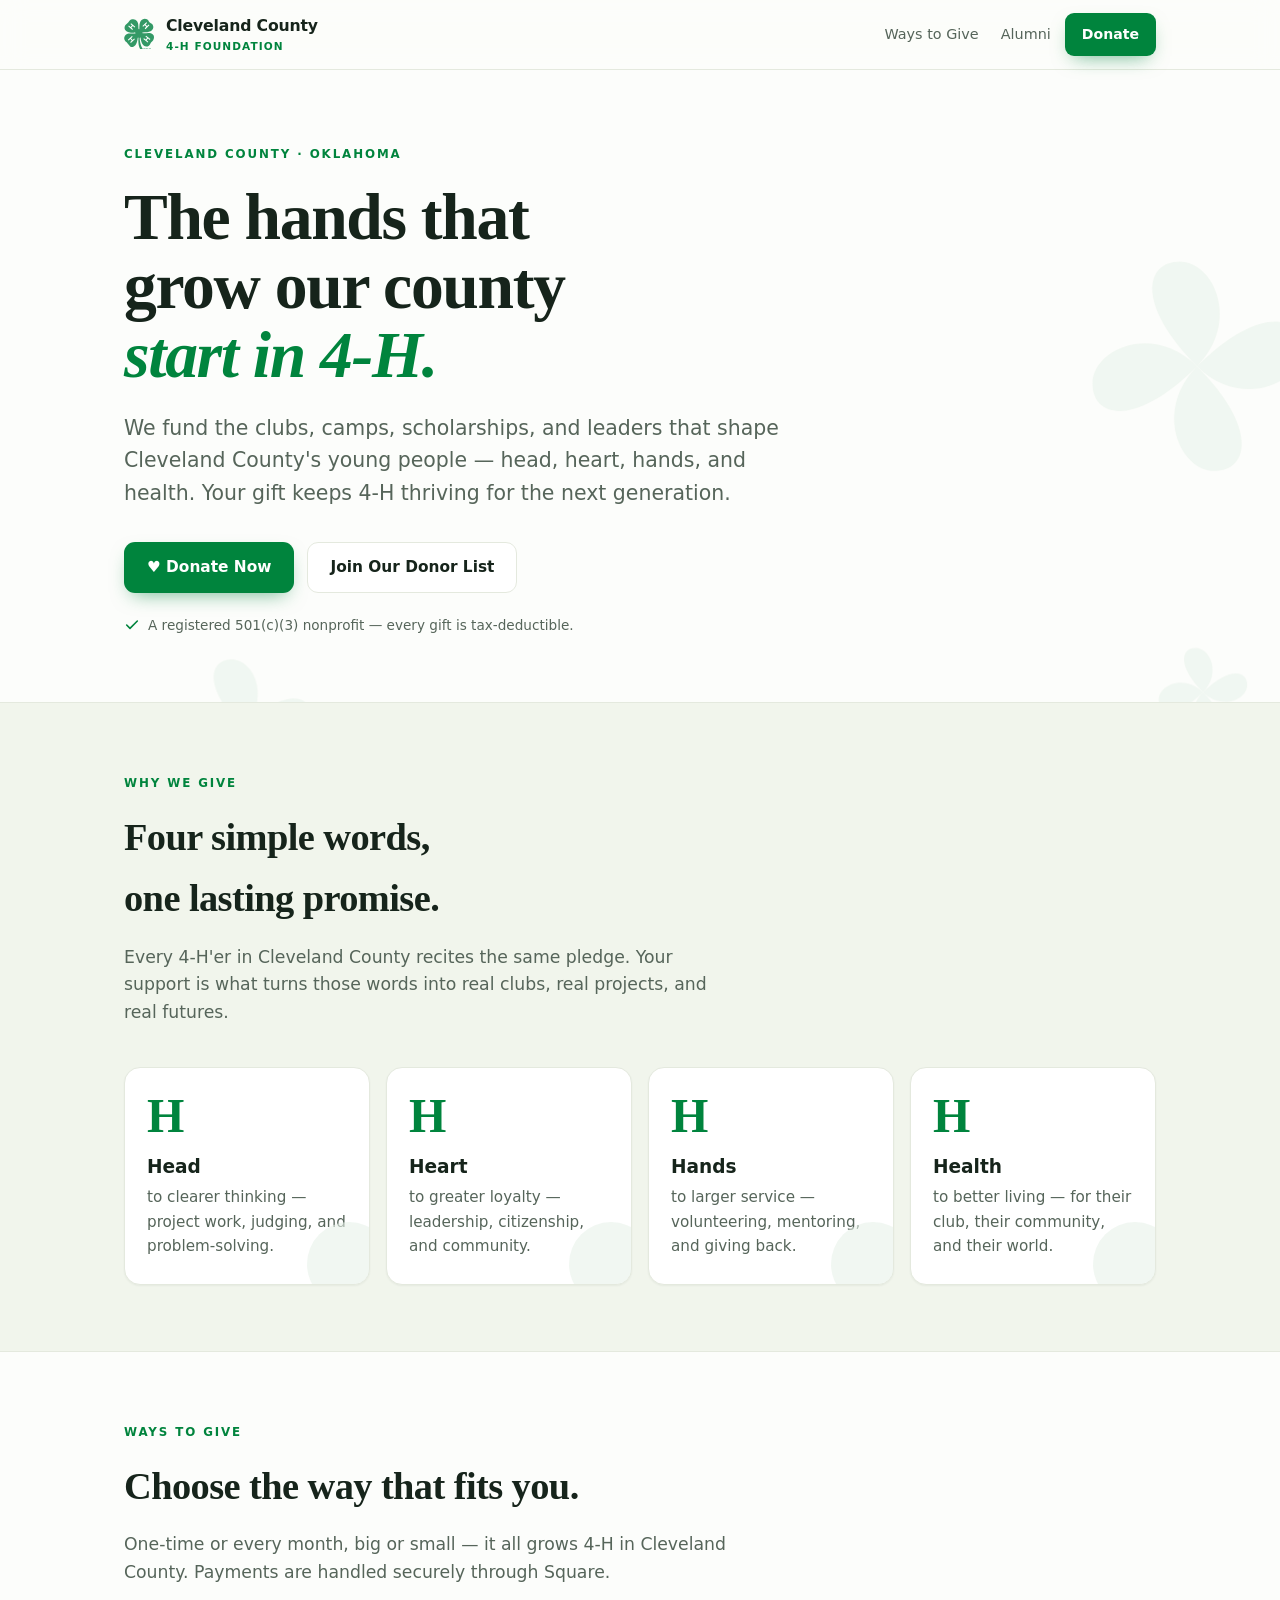
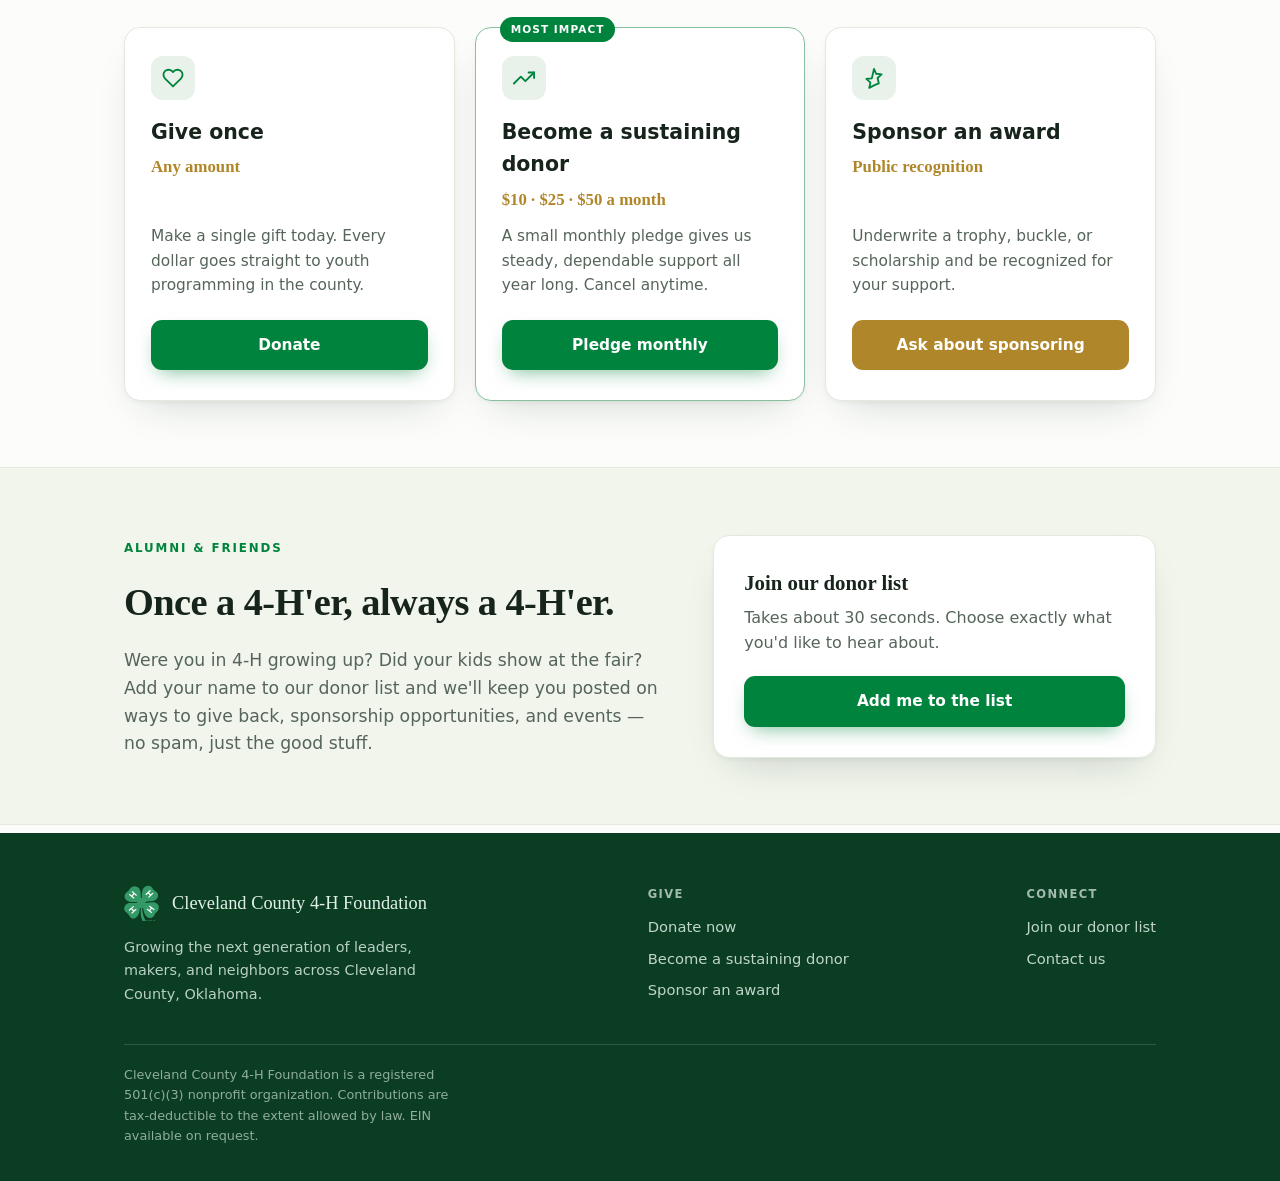
<file: index.html>
<!DOCTYPE html>
<html lang="en">
<head>
<meta charset="utf-8">
<meta name="viewport" content="width=device-width, initial-scale=1">
<meta name="description" content="The Cleveland County 4-H Foundation funds the clubs, camps, scholarships, and leaders that shape young people across Cleveland County, Oklahoma. Donate or join our donor list.">
<link rel="canonical" href="https://ccok4h.org/">
<link rel="icon" type="image/png" href="/assets/favicon.png">
<meta name="theme-color" content="#00843D">
<meta property="og:type" content="website">
<meta property="og:site_name" content="Cleveland County 4-H Foundation">
<meta property="og:title" content="Cleveland County 4-H Foundation">
<meta property="og:description" content="Growing the next generation across Cleveland County, Oklahoma. Donate or join our donor list.">
<meta property="og:url" content="https://ccok4h.org/">
<meta property="og:image" content="https://ccok4h.org/assets/og-image.png">
<meta property="og:image:width" content="1200">
<meta property="og:image:height" content="630">
<meta name="twitter:card" content="summary_large_image">
<meta name="twitter:title" content="Cleveland County 4-H Foundation">
<meta name="twitter:description" content="Growing the next generation across Cleveland County, Oklahoma.">
<meta name="twitter:image" content="https://ccok4h.org/assets/og-image.png">
<title>Cleveland County 4-H Foundation</title>
<style>
  :root {
    --ground: #FCFDFB;
    --ground-2: #F1F5EC;
    --surface: #FFFFFF;
    --ink: #16241B;
    --muted: #56655A;
    --faint: #859388;
    --line: #E4E9DE;
    --green: #00843D;
    --green-deep: #04672F;
    --green-ink: #0B3D22;
    --green-soft: #E8F2EA;
    --gold: #B0862A;
    --gold-soft: #F7F0DC;
    --shadow-sm: 0 1px 2px rgba(16,36,27,.05);
    --shadow: 0 2px 4px rgba(16,36,27,.04), 0 18px 40px -20px rgba(16,36,27,.22);
    --shadow-lg: 0 30px 60px -24px rgba(4,103,47,.30);
    --r: 16px;
    --maxw: 1080px;
  }
  @media (prefers-color-scheme: dark) {
    :root {
      --ground: #0D110B; --ground-2: #141A11; --surface: #171E13;
      --ink: #E9EFE3; --muted: #A0AC9B; --faint: #6F7C69; --line: #29321F;
      --green: #57BB7E; --green-deep: #74CB95; --green-ink: #BFE6CC; --green-soft: #182617;
      --gold: #D3B058; --gold-soft: #251F0F;
      --shadow-sm: 0 1px 2px rgba(0,0,0,.4);
      --shadow: 0 2px 4px rgba(0,0,0,.3), 0 22px 48px -22px rgba(0,0,0,.7);
      --shadow-lg: 0 34px 70px -26px rgba(0,0,0,.8);
    }
  }
  :root[data-theme="light"] {
    --ground: #FCFDFB; --ground-2: #F1F5EC; --surface: #FFFFFF; --ink: #16241B;
    --muted: #56655A; --faint: #859388; --line: #E4E9DE; --green: #00843D;
    --green-deep: #04672F; --green-ink: #0B3D22; --green-soft: #E8F2EA; --gold: #B0862A;
    --gold-soft: #F7F0DC; --shadow-sm: 0 1px 2px rgba(16,36,27,.05);
    --shadow: 0 2px 4px rgba(16,36,27,.04), 0 18px 40px -20px rgba(16,36,27,.22);
    --shadow-lg: 0 30px 60px -24px rgba(4,103,47,.30);
  }
  :root[data-theme="dark"] {
    --ground: #0D110B; --ground-2: #141A11; --surface: #171E13; --ink: #E9EFE3;
    --muted: #A0AC9B; --faint: #6F7C69; --line: #29321F; --green: #57BB7E;
    --green-deep: #74CB95; --green-ink: #BFE6CC; --green-soft: #182617; --gold: #D3B058;
    --gold-soft: #251F0F; --shadow-sm: 0 1px 2px rgba(0,0,0,.4);
    --shadow: 0 2px 4px rgba(0,0,0,.3), 0 22px 48px -22px rgba(0,0,0,.7);
    --shadow-lg: 0 34px 70px -26px rgba(0,0,0,.8);
  }

  * { box-sizing: border-box; }
  html { scroll-behavior: smooth; }
  body {
    margin: 0;
    background: var(--ground);
    color: var(--ink);
    font-family: system-ui, -apple-system, "Segoe UI", Roboto, sans-serif;
    line-height: 1.6;
    -webkit-font-smoothing: antialiased;
  }
  .serif { font-family: Georgia, "Iowan Old Style", "Times New Roman", ui-serif, serif; }
  .eyebrow {
    font-size: .74rem; font-weight: 700; letter-spacing: .16em;
    text-transform: uppercase; color: var(--green);
  }
  a { color: inherit; }
  .shell { max-width: var(--maxw); margin: 0 auto; padding: 0 24px; }

  /* Nav */
  nav {
    position: sticky; top: 0; z-index: 40;
    background: color-mix(in srgb, var(--ground) 82%, transparent);
    backdrop-filter: saturate(1.4) blur(12px);
    border-bottom: 1px solid var(--line);
  }
  .nav-in { max-width: var(--maxw); margin: 0 auto; padding: 13px 24px; display: flex; align-items: center; gap: 14px; }
  .brand { display: flex; align-items: center; gap: 11px; font-weight: 700; font-size: .98rem; letter-spacing: -.01em; }
  .brand .cl { width: 31px; height: auto; flex: none; }
  .brand small { display: block; font-weight: 600; font-size: .66rem; letter-spacing: .1em; text-transform: uppercase; color: var(--green); }
  .nav-spacer { flex: 1; }
  .nav-links { display: flex; gap: 22px; font-size: .9rem; color: var(--muted); }
  .nav-links a { text-decoration: none; }
  .nav-links a:hover { color: var(--green); }

  /* Buttons */
  .btn {
    display: inline-flex; align-items: center; justify-content: center; gap: 8px;
    font: inherit; font-weight: 650; font-size: .96rem;
    padding: 12px 22px; border-radius: 11px; cursor: pointer;
    text-decoration: none; border: 1.5px solid transparent; transition: all .16s; white-space: nowrap;
  }
  .btn.primary { background: var(--green); color: #fff; box-shadow: 0 8px 20px -8px color-mix(in srgb, var(--green) 60%, transparent); }
  .btn.primary:hover { background: var(--green-deep); transform: translateY(-1px); box-shadow: 0 12px 26px -8px color-mix(in srgb, var(--green) 65%, transparent); }
  .btn.ghost { background: var(--surface); color: var(--ink); border-color: var(--line); }
  .btn.ghost:hover { border-color: var(--green); color: var(--green); transform: translateY(-1px); }
  .btn.gold { background: var(--gold); color: #fff; }
  .btn.gold:hover { filter: brightness(1.05); transform: translateY(-1px); }
  .btn.sm { padding: 9px 16px; font-size: .88rem; border-radius: 9px; }
  .btn:focus-visible { outline: 3px solid color-mix(in srgb, var(--green) 40%, transparent); outline-offset: 2px; }

  /* Hero */
  header.hero { position: relative; overflow: hidden; }
  .hero-bg { position: absolute; inset: 0; z-index: 0; pointer-events: none; }
  .hero-in { position: relative; z-index: 1; padding: 70px 24px 66px; }
  .hero h1 {
    font-weight: 600; letter-spacing: -.02em; line-height: 1.05;
    font-size: clamp(2.3rem, 6.2vw, 4.1rem); margin: 18px 0 0; max-width: 15ch; text-wrap: balance;
  }
  .hero h1 em { font-style: italic; color: var(--green); }
  .hero .lede { font-size: clamp(1.05rem, 2.2vw, 1.28rem); color: var(--muted); max-width: 52ch; margin: 22px 0 0; }
  .hero-cta { display: flex; flex-wrap: wrap; gap: 13px; margin-top: 32px; }
  .trust { margin-top: 22px; font-size: .85rem; color: var(--muted); display: flex; align-items: center; gap: 8px; }
  .trust svg { color: var(--green); flex: none; }

  /* Section frame */
  section { padding: 66px 0; }
  section.tint { background: var(--ground-2); border-top: 1px solid var(--line); border-bottom: 1px solid var(--line); }
  .sec-head { max-width: 60ch; }
  .sec-head h2 { font-weight: 600; letter-spacing: -.015em; font-size: clamp(1.7rem, 4vw, 2.4rem); margin: 12px 0 0; text-wrap: balance; }
  .sec-head p { color: var(--muted); font-size: 1.08rem; margin: 14px 0 0; }

  /* Pledge / four H */
  .pledge-grid { display: grid; grid-template-columns: repeat(4, 1fr); gap: 16px; margin-top: 40px; }
  .h-card {
    background: var(--surface); border: 1px solid var(--line); border-radius: var(--r);
    padding: 24px 22px 26px; box-shadow: var(--shadow-sm); position: relative; overflow: hidden;
  }
  .h-card .big { font-family: Georgia, serif; font-size: 3rem; font-weight: 600; color: var(--green); line-height: 1; }
  .h-card h3 { margin: 12px 0 4px; font-size: 1.16rem; }
  .h-card p { margin: 0; color: var(--muted); font-size: .95rem; }
  .h-card::after { content: ""; position: absolute; right: -22px; bottom: -22px; width: 84px; height: 84px; background: var(--green-soft); border-radius: 50%; opacity: .6; }

  /* Ways to give */
  .give-grid { display: grid; grid-template-columns: repeat(3, 1fr); gap: 20px; margin-top: 40px; }
  .give {
    background: var(--surface); border: 1px solid var(--line); border-radius: var(--r);
    padding: 28px 26px 30px; display: flex; flex-direction: column; box-shadow: var(--shadow);
    transition: transform .18s, box-shadow .18s; position: relative;
  }
  .give:hover { transform: translateY(-3px); box-shadow: var(--shadow-lg); }
  .give.feature { border-color: color-mix(in srgb, var(--green) 40%, var(--line)); }
  .give .tag {
    position: absolute; top: -11px; left: 24px; background: var(--green); color: #fff;
    font-size: .66rem; font-weight: 700; letter-spacing: .1em; text-transform: uppercase;
    padding: 4px 11px; border-radius: 999px;
  }
  .give .ic { width: 44px; height: 44px; border-radius: 12px; background: var(--green-soft); color: var(--green); display: grid; place-items: center; margin-bottom: 16px; }
  .give h3 { margin: 0 0 6px; font-size: 1.28rem; }
  .give .amt { font-family: Georgia, serif; font-size: 1.05rem; color: var(--gold); font-weight: 600; margin: 0 0 10px; }
  .give p { margin: 0 0 22px; color: var(--muted); font-size: .96rem; flex: 1; }
  .give .btn { width: 100%; }

  /* Banquet */
  .banner {
    background: linear-gradient(135deg, var(--green-deep), var(--green));
    color: #fff; border-radius: 22px; padding: 46px 44px; position: relative; overflow: hidden;
    box-shadow: var(--shadow-lg);
  }
  .banner .eyebrow { color: color-mix(in srgb, #fff 82%, var(--green)); }
  .banner h2 { color: #fff; font-weight: 600; letter-spacing: -.015em; font-size: clamp(1.8rem, 4vw, 2.5rem); margin: 12px 0 0; max-width: 20ch; text-wrap: balance; }
  .banner p { color: rgba(255,255,255,.9); font-size: 1.1rem; max-width: 54ch; margin: 16px 0 0; }
  .banner .btn { margin-top: 28px; }
  .banner .btn.primary { background: #fff; color: var(--green-deep); }
  .banner .btn.primary:hover { background: #fff; filter: brightness(.96); }
  .banner .cl-water { position: absolute; right: -40px; top: -40px; width: 260px; height: 260px; opacity: .13; }

  /* Alumni split */
  .split { display: grid; grid-template-columns: 1.1fr .9fr; gap: 48px; align-items: center; }
  .split .card {
    background: var(--surface); border: 1px solid var(--line); border-radius: var(--r);
    padding: 30px; box-shadow: var(--shadow);
  }
  .split .card h3 { margin: 0 0 6px; font-size: 1.3rem; }
  .split .card p { color: var(--muted); margin: 0 0 20px; }

  /* Footer */
  footer { background: var(--green-ink); color: color-mix(in srgb, #fff 88%, var(--green)); padding: 52px 0 34px; margin-top: 8px; }
  @media (prefers-color-scheme: dark) { footer { background: #0A0F08; } }
  :root[data-theme="dark"] footer { background: #0A0F08; }
  :root[data-theme="light"] footer { background: var(--green-ink); color: color-mix(in srgb, #fff 88%, var(--green)); }
  .foot-grid { display: flex; justify-content: space-between; gap: 32px; flex-wrap: wrap; align-items: flex-start; }
  .foot-brand { display: flex; align-items: center; gap: 12px; font-family: Georgia, serif; font-size: 1.15rem; }
  .foot-brand .cl { width: 36px; height: auto; }
  img.cl { display: block; height: auto; object-fit: contain; }
  footer p { margin: 0; font-size: .9rem; opacity: .82; max-width: 40ch; }
  .foot-col h4 { font-size: .72rem; letter-spacing: .12em; text-transform: uppercase; margin: 0 0 12px; opacity: .7; }
  .foot-col a { display: block; color: inherit; text-decoration: none; opacity: .85; font-size: .92rem; margin-bottom: 8px; }
  .foot-col a:hover { opacity: 1; text-decoration: underline; }
  .foot-rule { border: none; border-top: 1px solid rgba(255,255,255,.14); margin: 34px 0 20px; }
  .foot-fine { font-size: .8rem; opacity: .62; }

  @media (max-width: 860px) {
    .pledge-grid { grid-template-columns: repeat(2, 1fr); }
    .give-grid { grid-template-columns: 1fr; }
    .split { grid-template-columns: 1fr; gap: 28px; }
    .nav-links { display: none; }
  }
  @media (max-width: 560px) {
    .hero-in { padding: 40px 20px 48px; }
    .hero h1 { font-size: clamp(2rem, 8.6vw, 2.6rem); }
    .hero .lede { margin-top: 18px; }
    .hero-cta { margin-top: 26px; }
    .hero-cta .btn { flex: 1 1 100%; }
  }
  @media (max-width: 460px) {
    .pledge-grid { grid-template-columns: 1fr; }
    .banner { padding: 34px 26px; }
  }
  @media (prefers-reduced-motion: reduce) { html { scroll-behavior: auto; } * { transition: none !important; } }

  /* Join modal */
  .modal-overlay {
    position: fixed; inset: 0; background: rgba(11,26,17,.55); backdrop-filter: blur(3px);
    display: none; align-items: flex-start; justify-content: center; padding: 5vh 16px;
    z-index: 100; overflow-y: auto;
  }
  .modal-overlay.open { display: flex; }
  .modal {
    background: var(--surface); border: 1px solid var(--line); border-radius: 18px;
    box-shadow: var(--shadow-lg); width: 100%; max-width: 520px; overflow: hidden;
  }
  .modal-head { padding: 22px 26px 16px; border-bottom: 1px solid var(--line); position: relative; }
  .modal-head h3 { margin: 0 0 4px; font-family: Georgia, serif; font-size: 1.35rem; }
  .modal-head p { margin: 0; color: var(--muted); font-size: .92rem; }
  .modal-close {
    position: absolute; top: 14px; right: 16px; background: none; border: none;
    font-size: 1.6rem; line-height: 1; color: var(--faint); cursor: pointer; padding: 4px 8px; border-radius: 8px;
  }
  .modal-close:hover { color: var(--ink); background: var(--ground-2); }
  .modal-body { padding: 22px 26px 26px; }
  form.join { display: flex; flex-direction: column; gap: 15px; }
  .frow { display: flex; gap: 12px; }
  .frow > .fld { flex: 1; min-width: 0; }
  .fld { display: flex; flex-direction: column; gap: 5px; }
  .fld > span.lb { font-size: .72rem; font-weight: 700; letter-spacing: .04em; text-transform: uppercase; color: var(--muted); }
  .fld input, .fld select {
    font: inherit; color: var(--ink); background: var(--surface);
    border: 1.5px solid var(--line); border-radius: 9px; padding: 10px 12px; width: 100%;
  }
  .fld input:focus, .fld select:focus { outline: none; border-color: var(--green); box-shadow: 0 0 0 3px color-mix(in srgb, var(--green) 20%, transparent); }
  .ints { display: grid; grid-template-columns: 1fr 1fr; gap: 8px; }
  .int { display: flex; align-items: center; gap: 9px; border: 1.5px solid var(--line); border-radius: 9px; padding: 9px 11px; font-size: .88rem; cursor: pointer; }
  .int:has(input:checked) { border-color: var(--green); background: var(--green-soft); }
  .int input, .mrow input { accent-color: var(--green); width: 17px; height: 17px; flex: none; margin: 0; }
  .mrow { display: flex; align-items: center; gap: 10px; font-size: .93rem; cursor: pointer; }
  .hpot { position: absolute; left: -9999px; width: 1px; height: 1px; overflow: hidden; }
  .msg { font-size: .88rem; padding: 10px 12px; border-radius: 9px; display: none; }
  .msg.err { display: block; background: color-mix(in srgb, #A5342A 12%, var(--surface)); color: #A5342A; border: 1px solid color-mix(in srgb, #A5342A 30%, transparent); }
  .modal-ok { text-align: center; padding: 14px 6px 6px; }
  .modal-ok .big { font-size: 2.6rem; }
  .modal-ok h3 { font-family: Georgia, serif; margin: 8px 0 6px; font-size: 1.4rem; }
  .modal-ok p { color: var(--muted); margin: 0; }
</style>
</head>
<body>
<!-- reusable clovers -->
<svg width="0" height="0" style="position:absolute" aria-hidden="true"><defs>
  <!-- simple silhouette for faint background decor -->
  <g id="clover">
    <path d="M50 50 C 50 30, 30 22, 22 30 C 14 38, 22 50, 50 50 Z" transform="rotate(-45 50 50)"/>
    <path d="M50 50 C 50 30, 30 22, 22 30 C 14 38, 22 50, 50 50 Z" transform="rotate(45 50 50)"/>
    <path d="M50 50 C 50 30, 30 22, 22 30 C 14 38, 22 50, 50 50 Z" transform="rotate(135 50 50)"/>
    <path d="M50 50 C 50 30, 30 22, 22 30 C 14 38, 22 50, 50 50 Z" transform="rotate(225 50 50)"/>
  </g>
  <!-- official-style 4-H emblem: four heart leaves with white H's + stem -->
  <path id="leaf4" d="M50 49 C 41 41 32 44 25 37 C 16 29 19 14 33 14 C 42 14 47 20 50 26 C 53 20 58 14 67 14 C 81 14 84 29 75 37 C 68 44 59 41 50 49 Z"/>
  <g id="h4" fill="#ffffff">
    <rect x="43" y="24" width="3.6" height="15" rx="0.5"/>
    <rect x="52.9" y="24" width="3.6" height="15" rx="0.5"/>
    <rect x="43" y="29.7" width="13.5" height="3.6" rx="0.5"/>
  </g>
  <g id="clover4h">
    <circle cx="50" cy="50" r="15" fill="#43A06A"/>
    <path d="M50 52 C 49 72 50 92 47 111 L 55 111 C 54 92 55 72 52 53 Z" fill="#43A06A"/>
    <g fill="#43A06A">
      <use href="#leaf4" transform="rotate(45 50 50)"/>
      <use href="#leaf4" transform="rotate(135 50 50)"/>
      <use href="#leaf4" transform="rotate(225 50 50)"/>
      <use href="#leaf4" transform="rotate(315 50 50)"/>
    </g>
    <use href="#h4" transform="rotate(45 50 50)"/>
    <use href="#h4" transform="rotate(135 50 50)"/>
    <use href="#h4" transform="rotate(225 50 50)"/>
    <use href="#h4" transform="rotate(315 50 50)"/>
  </g>
</defs></svg>

<nav>
  <div class="nav-in">
    <a class="brand" href="#top" style="text-decoration:none">
      <svg class="cl" viewBox="0 0 100 114" aria-hidden="true"><use href="#clover4h"/></svg>
      <span>Cleveland County<small>4-H Foundation</small></span>
    </a>
    <div class="nav-spacer"></div>
    <div class="nav-links">
      <a href="#give">Ways to Give</a>
      <a href="#connect">Alumni</a>
    </div>
    <a class="btn primary sm" href="https://square.link/u/cLgDWcHu" target="_blank" rel="noopener" data-donate>Donate</a>
  </div>
</nav>

<header class="hero" id="top">
  <svg class="hero-bg" viewBox="0 0 1080 620" preserveAspectRatio="xMidYMid slice" aria-hidden="true">
    <g fill="var(--green)" opacity="0.05">
      <g transform="translate(880,120) scale(2.6)"><use href="#clover"/></g>
      <g transform="translate(120,470) scale(1.7)"><use href="#clover"/></g>
      <g transform="translate(960,470) scale(1.1)"><use href="#clover"/></g>
    </g>
  </svg>
  <div class="shell hero-in">
    <span class="eyebrow">Cleveland County · Oklahoma</span>
    <h1 class="serif">The hands that grow our county <em>start in 4-H.</em></h1>
    <p class="lede">We fund the clubs, camps, scholarships, and leaders that shape Cleveland County's young people — head, heart, hands, and health. Your gift keeps 4-H thriving for the next generation.</p>
    <div class="hero-cta">
      <a class="btn primary" href="https://square.link/u/cLgDWcHu" target="_blank" rel="noopener" data-donate>♥ Donate Now</a>
      <a class="btn ghost" href="#connect" data-join>Join Our Donor List</a>
    </div>
    <div class="trust">
      <svg width="16" height="16" viewBox="0 0 24 24" fill="none" stroke="currentColor" stroke-width="2.4"><path d="M20 6L9 17l-5-5" stroke-linecap="round" stroke-linejoin="round"/></svg>
      A registered 501(c)(3) nonprofit — every gift is tax-deductible.
    </div>
  </div>
</header>

<section class="tint">
  <div class="shell">
    <div class="sec-head">
      <span class="eyebrow">Why we give</span>
      <h2 class="serif">Four simple words, one lasting promise.</h2>
      <p>Every 4-H'er in Cleveland County recites the same pledge. Your support is what turns those words into real clubs, real projects, and real futures.</p>
    </div>
    <div class="pledge-grid">
      <div class="h-card"><div class="big serif">H</div><h3>Head</h3><p>to clearer thinking — project work, judging, and problem-solving.</p></div>
      <div class="h-card"><div class="big serif">H</div><h3>Heart</h3><p>to greater loyalty — leadership, citizenship, and community.</p></div>
      <div class="h-card"><div class="big serif">H</div><h3>Hands</h3><p>to larger service — volunteering, mentoring, and giving back.</p></div>
      <div class="h-card"><div class="big serif">H</div><h3>Health</h3><p>to better living — for their club, their community, and their world.</p></div>
    </div>
  </div>
</section>

<section id="give">
  <div class="shell">
    <div class="sec-head">
      <span class="eyebrow">Ways to give</span>
      <h2 class="serif">Choose the way that fits you.</h2>
      <p>One-time or every month, big or small — it all grows 4-H in Cleveland County. Payments are handled securely through Square.</p>
    </div>
    <div class="give-grid">
      <div class="give">
        <div class="ic"><svg width="22" height="22" viewBox="0 0 24 24" fill="none" stroke="currentColor" stroke-width="2"><path d="M20.8 4.6a5.5 5.5 0 00-7.8 0L12 5.6l-1-1a5.5 5.5 0 10-7.8 7.8l1 1 7.8 7.8 7.8-7.8 1-1a5.5 5.5 0 000-7.8z" stroke-linecap="round" stroke-linejoin="round"/></svg></div>
        <h3>Give once</h3>
        <p class="amt">Any amount</p>
        <p>Make a single gift today. Every dollar goes straight to youth programming in the county.</p>
        <a class="btn primary" href="https://square.link/u/cLgDWcHu" target="_blank" rel="noopener" data-donate>Donate</a>
      </div>
      <div class="give feature">
        <span class="tag">Most impact</span>
        <div class="ic"><svg width="22" height="22" viewBox="0 0 24 24" fill="none" stroke="currentColor" stroke-width="2"><path d="M23 6l-9.5 9.5-5-5L1 18" stroke-linecap="round" stroke-linejoin="round"/><path d="M17 6h6v6" stroke-linecap="round" stroke-linejoin="round"/></svg></div>
        <h3>Become a sustaining donor</h3>
        <p class="amt">$10 · $25 · $50 a month</p>
        <p>A small monthly pledge gives us steady, dependable support all year long. Cancel anytime.</p>
        <a class="btn primary" href="https://square.link/u/ti27NcL6" target="_blank" rel="noopener" data-donate>Pledge monthly</a>
      </div>
      <div class="give">
        <div class="ic"><svg width="22" height="22" viewBox="0 0 24 24" fill="none" stroke="currentColor" stroke-width="2"><path d="M12 2l2.4 5.4 5.9.6-4.4 4 1.3 5.8L12 20l-5.2 2.8 1.3-5.8-4.4-4 5.9-.6z" stroke-linecap="round" stroke-linejoin="round"/></svg></div>
        <h3>Sponsor an award</h3>
        <p class="amt">Public recognition</p>
        <p>Underwrite a trophy, buckle, or scholarship and be recognized for your support.</p>
        <a class="btn gold" href="#connect" data-join>Ask about sponsoring</a>
      </div>
    </div>
  </div>
</section>

<section class="tint" id="connect">
  <div class="shell">
    <div class="split">
      <div class="sec-head">
        <span class="eyebrow">Alumni &amp; friends</span>
        <h2 class="serif">Once a 4-H'er, always a 4-H'er.</h2>
        <p>Were you in 4-H growing up? Did your kids show at the fair? Add your name to our donor list and we'll keep you posted on ways to give back, sponsorship opportunities, and events — no spam, just the good stuff.</p>
      </div>
      <div class="card">
        <h3 class="serif">Join our donor list</h3>
        <p>Takes about 30 seconds. Choose exactly what you'd like to hear about.</p>
        <a class="btn primary" href="#connect" data-join style="width:100%">Add me to the list</a>
      </div>
    </div>
  </div>
</section>

<footer>
  <div class="shell">
    <div class="foot-grid">
      <div style="max-width:34ch">
        <div class="foot-brand">
          <svg class="cl" viewBox="0 0 100 114" aria-hidden="true"><use href="#clover4h"/></svg>
          Cleveland County 4-H Foundation
        </div>
        <p style="margin-top:14px">Growing the next generation of leaders, makers, and neighbors across Cleveland County, Oklahoma.</p>
      </div>
      <div class="foot-col">
        <h4>Give</h4>
        <a href="https://square.link/u/cLgDWcHu" target="_blank" rel="noopener" data-donate>Donate now</a>
        <a href="#give">Become a sustaining donor</a>
        <a href="#give">Sponsor an award</a>
      </div>
      <div class="foot-col">
        <h4>Connect</h4>
        <a href="#connect" data-join>Join our donor list</a>
        <a href="#connect">Contact us</a>
      </div>
    </div>
    <hr class="foot-rule">
    <p class="foot-fine">Cleveland County 4-H Foundation is a registered 501(c)(3) nonprofit organization. Contributions are tax-deductible to the extent allowed by law. EIN available on request.</p>
  </div>
</footer>

<div class="modal-overlay" id="joinModal" role="dialog" aria-modal="true" aria-labelledby="jmTitle">
  <div class="modal">
    <div class="modal-head">
      <button class="modal-close" id="jmClose" aria-label="Close">&times;</button>
      <h3 id="jmTitle">Join our donor list</h3>
      <p>Alumni, families &amp; friends of Cleveland County 4-H.</p>
    </div>
    <div class="modal-body">
      <div id="jmForm">
        <form class="join" id="joinForm" novalidate>
          <div class="msg err" id="jmErr"></div>
          <div class="frow">
            <div class="fld"><span class="lb">First name</span><input name="first" autocomplete="given-name" required></div>
            <div class="fld"><span class="lb">Last name</span><input name="last" autocomplete="family-name" required></div>
          </div>
          <div class="fld"><span class="lb">Email</span><input name="email" type="email" autocomplete="email" placeholder="you@example.com" required></div>
          <div class="frow">
            <div class="fld"><span class="lb">Phone <span style="text-transform:none;font-weight:600;color:var(--faint)">· optional</span></span><input name="phone" type="tel" autocomplete="tel"></div>
            <div class="fld"><span class="lb">Your 4-H connection</span>
              <select name="connection">
                <option value="">Choose…</option>
                <option>Alumni</option>
                <option>Current family / parent</option>
                <option>Volunteer / leader</option>
                <option>Community supporter</option>
              </select>
            </div>
          </div>
          <div class="fld"><span class="lb">Keep me posted about</span>
            <div class="ints">
              <label class="int"><input type="checkbox" name="interest" value="Donation opportunities"> Donations</label>
              <label class="int"><input type="checkbox" name="interest" value="Sponsorship / award opportunities"> Sponsor an award</label>
              <label class="int"><input type="checkbox" name="interest" value="Event invitations"> Events</label>
              <label class="int"><input type="checkbox" name="interest" value="Volunteering"> Volunteering</label>
            </div>
          </div>
          <input class="hpot" name="website" tabindex="-1" autocomplete="off" aria-hidden="true">
          <button class="btn primary" type="submit" id="jmSubmit" style="width:100%">Add me to the list</button>
        </form>
      </div>
      <div class="modal-ok" id="jmOk" style="display:none">
        <div class="big">🍀</div>
        <h3>You're on the list!</h3>
        <p>Thank you for supporting Cleveland County 4-H.</p>
        <button class="btn ghost sm" id="jmDone" style="margin-top:16px">Close</button>
      </div>
    </div>
  </div>
</div>

<script>
(function () {
  var overlay = document.getElementById("joinModal");
  var errBox = document.getElementById("jmErr");
  var formWrap = document.getElementById("jmForm");
  var okWrap = document.getElementById("jmOk");
  var form = document.getElementById("joinForm");
  var submitBtn = document.getElementById("jmSubmit");

  function open() {
    errBox.style.display = "none";
    formWrap.style.display = "block";
    okWrap.style.display = "none";
    form.reset();
    overlay.classList.add("open");
    document.body.style.overflow = "hidden";
    setTimeout(function () { form.first.focus(); }, 40);
  }
  function close() {
    overlay.classList.remove("open");
    document.body.style.overflow = "";
  }

  document.querySelectorAll("[data-join]").forEach(function (el) {
    el.addEventListener("click", function (e) { e.preventDefault(); open(); });
  });
  document.getElementById("jmClose").addEventListener("click", close);
  document.getElementById("jmDone").addEventListener("click", close);
  overlay.addEventListener("click", function (e) { if (e.target === overlay) close(); });
  document.addEventListener("keydown", function (e) {
    if (e.key === "Escape" && overlay.classList.contains("open")) close();
  });

  form.addEventListener("submit", function (e) {
    e.preventDefault();
    errBox.style.display = "none";
    var data = {
      first: form.first.value.trim(),
      last: form.last.value.trim(),
      email: form.email.value.trim(),
      phone: form.phone.value.trim(),
      connection: form.connection.value,
      interests: [].map.call(form.querySelectorAll("input[name=interest]:checked"), function (i) { return i.value; }),
      monthly: form.monthly.checked,
      website: form.website.value
    };
    if (!data.first || !data.last || !/^[^@\s]+@[^@\s]+\.[^@\s]+$/.test(data.email)) {
      errBox.textContent = "Please enter your name and a valid email.";
      errBox.style.display = "block";
      return;
    }
    submitBtn.disabled = true;
    submitBtn.textContent = "Adding…";
    fetch("/api/join", {
      method: "POST",
      headers: { "content-type": "application/json" },
      body: JSON.stringify(data)
    })
      .then(function (r) { return r.json().then(function (j) { return { ok: r.ok, j: j }; }); })
      .then(function (res) {
        if (res.ok && res.j && res.j.ok) {
          formWrap.style.display = "none";
          okWrap.style.display = "block";
        } else {
          errBox.textContent = (res.j && res.j.error) || "Something went wrong. Please try again.";
          errBox.style.display = "block";
        }
      })
      .catch(function () {
        errBox.textContent = "Network error — please try again.";
        errBox.style.display = "block";
      })
      .finally(function () {
        submitBtn.disabled = false;
        submitBtn.textContent = "Add me to the list";
      });
  });
})();

// Use the official logo file if it's present; otherwise keep the built-in emblem.
(function () {
  var probe = new Image();
  probe.onload = function () {
    if (!probe.naturalWidth) return;
    document.querySelectorAll("svg.cl").forEach(function (svg) {
      var img = document.createElement("img");
      img.src = "/assets/emblom.svg";
      img.alt = "Cleveland County 4-H clover";
      img.setAttribute("class", svg.getAttribute("class") || "cl");
      svg.replaceWith(img);
    });
  };
  probe.src = "/assets/emblom.svg";
})();
</script>
</body>
</html>
</file>
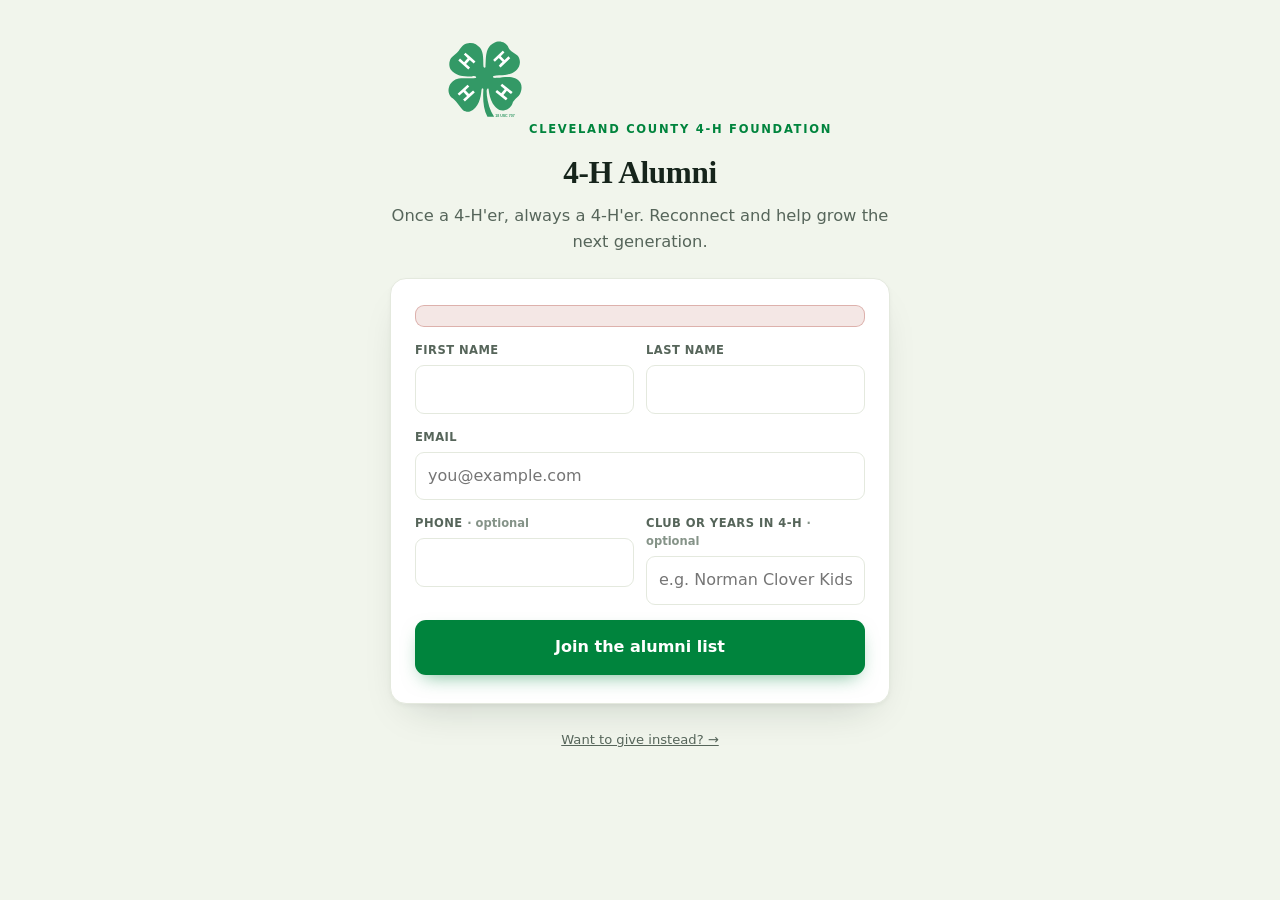
<file: alumni.html>
<!DOCTYPE html>
<html lang="en">
<head>
<meta charset="utf-8">
<meta name="viewport" content="width=device-width, initial-scale=1">
<title>4-H Alumni — Cleveland County 4-H Foundation</title>
<meta name="description" content="Were you in Cleveland County 4-H? Reconnect and join our alumni network.">
<link rel="icon" type="image/png" href="/assets/favicon.png">
<meta name="theme-color" content="#00843D">
<meta property="og:title" content="4-H Alumni — Cleveland County 4-H Foundation">
<meta property="og:description" content="Once a 4-H'er, always a 4-H'er. Reconnect with Cleveland County 4-H.">
<meta property="og:image" content="https://ccok4h.org/assets/og-image.png">
<link rel="stylesheet" href="/assets/pages.css">
</head>
<body>
<div class="page">
  <div class="top">
    <a class="home" href="/"><img src="/assets/emblom.svg" alt="Cleveland County 4-H"></a>
    <span class="eyebrow">Cleveland County 4-H Foundation</span>
    <h1 class="serif">4-H Alumni</h1>
    <p>Once a 4-H'er, always a 4-H'er. Reconnect and help grow the next generation.</p>
  </div>

  <div class="card">
    <div class="ok" id="enrollOk" style="display:none">
      <div class="big">🍀</div>
      <h2>Welcome back!</h2>
      <p>You're on the alumni list. Thanks for staying connected to Cleveland County 4-H.</p>
    </div>

    <form id="enroll" novalidate>
      <input type="hidden" name="connection" value="Alumni">
      <div class="msg err" id="enrollErr"></div>

      <div class="frow">
        <div class="fld"><span class="lb">First name</span><input name="first" autocomplete="given-name" required></div>
        <div class="fld"><span class="lb">Last name</span><input name="last" autocomplete="family-name" required></div>
      </div>
      <div class="fld"><span class="lb">Email</span><input name="email" type="email" autocomplete="email" placeholder="you@example.com" required></div>
      <div class="frow">
        <div class="fld"><span class="lb">Phone <span class="opt">· optional</span></span><input name="phone" type="tel" autocomplete="tel"></div>
        <div class="fld"><span class="lb">Club or years in 4-H <span class="opt">· optional</span></span><input name="club" placeholder="e.g. Norman Clover Kids, '98–'04"></div>
      </div>

      <input class="hpot" name="website" tabindex="-1" autocomplete="off" aria-hidden="true">

      <button class="btn primary" type="submit" id="enrollBtn">Join the alumni list</button>
    </form>
  </div>

  <p class="foot"><a href="/donate">Want to give instead? &rarr;</a></p>
</div>
<script src="/assets/form.js"></script>
</body>
</html>
</file>
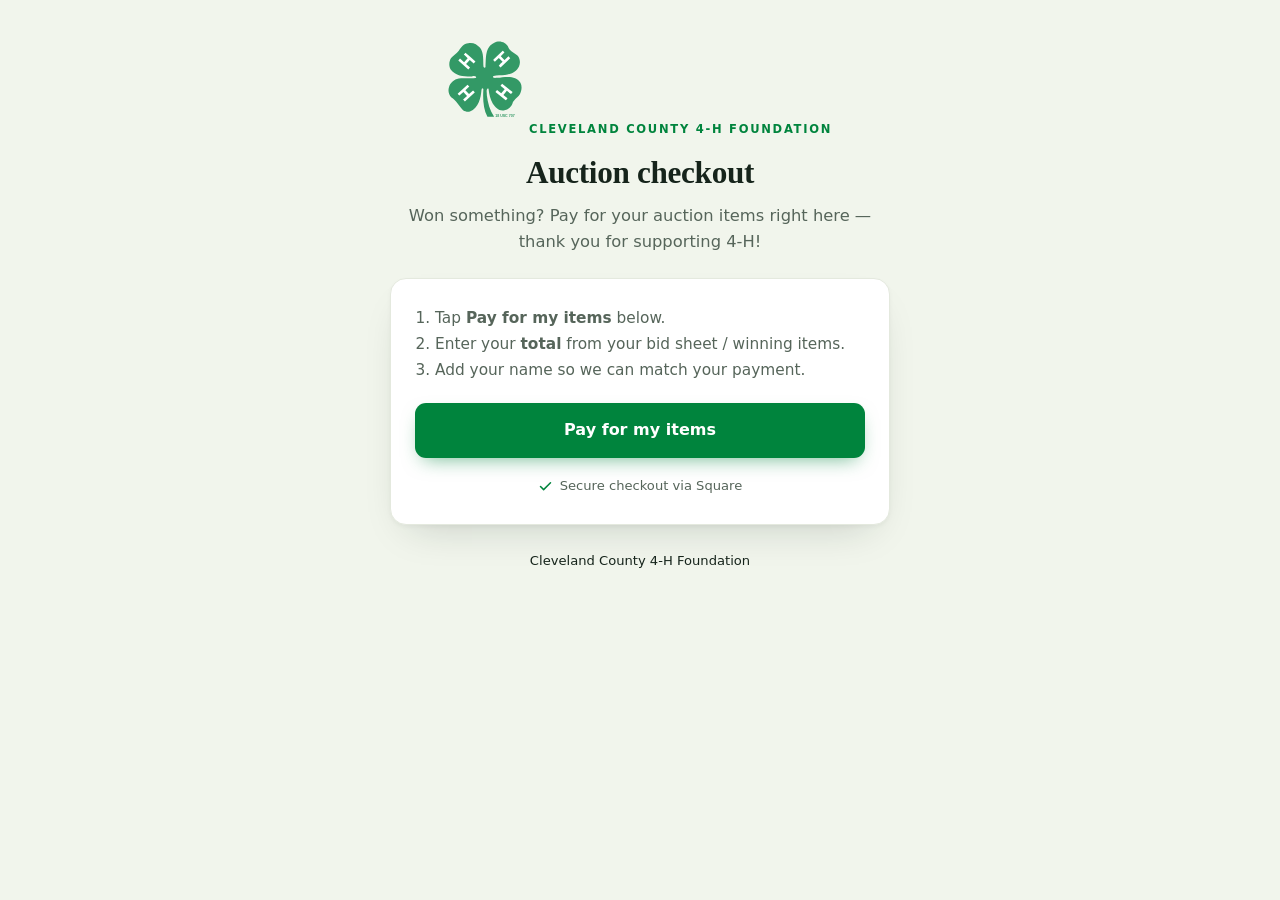
<file: auction.html>
<!DOCTYPE html>
<html lang="en">
<head>
<meta charset="utf-8">
<meta name="viewport" content="width=device-width, initial-scale=1">
<title>Auction Checkout — Cleveland County 4-H Foundation</title>
<meta name="description" content="Pay for your Cleveland County 4-H auction items — secure checkout through Square.">
<link rel="icon" type="image/png" href="/assets/favicon.png">
<meta name="theme-color" content="#00843D">
<meta property="og:title" content="Auction Checkout — Cleveland County 4-H Foundation">
<meta property="og:description" content="Pay for your winning auction items. Secure checkout via Square.">
<meta property="og:image" content="https://ccok4h.org/assets/og-image.png">
<link rel="stylesheet" href="/assets/pages.css">
</head>
<body>
<div class="page">
  <div class="top">
    <a class="home" href="/"><img src="/assets/emblom.svg" alt="Cleveland County 4-H"></a>
    <span class="eyebrow">Cleveland County 4-H Foundation</span>
    <h1 class="serif">Auction checkout</h1>
    <p>Won something? Pay for your auction items right here — thank you for supporting 4-H!</p>
  </div>

  <div class="card">
    <ol style="margin:0 0 20px; padding-left:20px; color:var(--muted); font-size:.96rem; line-height:1.7;">
      <li>Tap <b>Pay for my items</b> below.</li>
      <li>Enter your <b>total</b> from your bid sheet / winning items.</li>
      <li>Add your name so we can match your payment.</li>
    </ol>

    <a class="btn primary" href="https://square.link/u/3Mbp1yB0" target="_blank" rel="noopener" data-auction>Pay for my items</a>

    <div class="trust">
      <svg width="15" height="15" viewBox="0 0 24 24" fill="none" stroke="currentColor" stroke-width="2.4"><path d="M20 6L9 17l-5-5" stroke-linecap="round" stroke-linejoin="round"/></svg>
      Secure checkout via Square
    </div>
  </div>

  <p class="foot">Cleveland County 4-H Foundation</p>
</div>
<script>
  // Until the auction Square link is added, don't show a dead button.
  (function () {
    var b = document.querySelector("[data-auction]");
    if (b && b.getAttribute("href").indexOf("PASTE_AUCTION_SQUARE_LINK") > -1) {
      b.removeAttribute("href");
      b.removeAttribute("target");
      b.textContent = "Payment link coming soon";
      b.style.opacity = ".6";
      b.style.cursor = "default";
    }
  })();
</script>
</body>
</html>
</file>
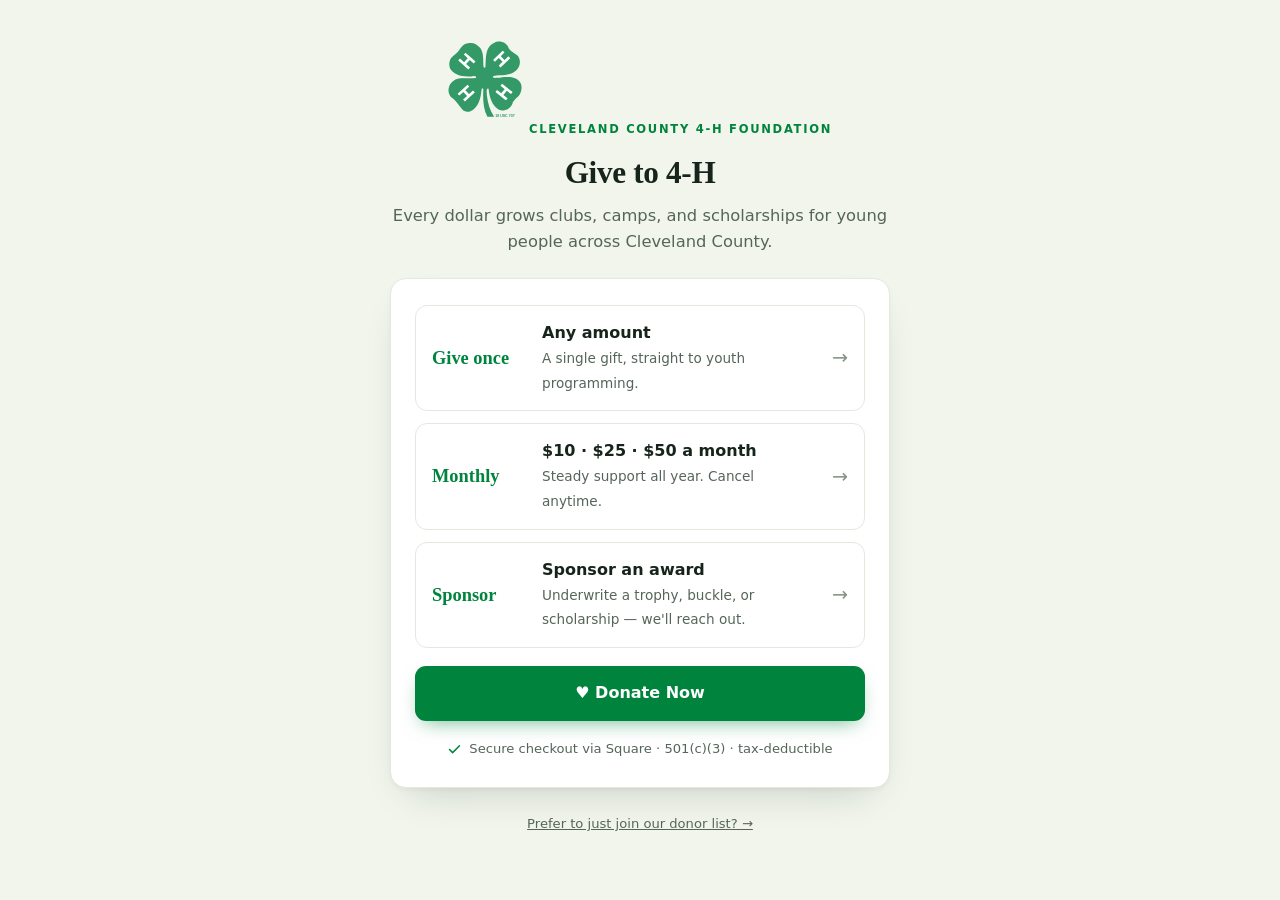
<file: donate.html>
<!DOCTYPE html>
<html lang="en">
<head>
<meta charset="utf-8">
<meta name="viewport" content="width=device-width, initial-scale=1">
<title>Donate — Cleveland County 4-H Foundation</title>
<meta name="description" content="Support Cleveland County 4-H with a one-time or monthly gift. Secure giving through Square.">
<link rel="icon" type="image/png" href="/assets/favicon.png">
<meta name="theme-color" content="#00843D">
<meta property="og:title" content="Donate — Cleveland County 4-H Foundation">
<meta property="og:description" content="Every gift grows 4-H in Cleveland County, Oklahoma.">
<meta property="og:image" content="https://ccok4h.org/assets/og-image.png">
<link rel="stylesheet" href="/assets/pages.css">
</head>
<body>
<div class="page">
  <div class="top">
    <a class="home" href="/"><img src="/assets/emblom.svg" alt="Cleveland County 4-H"></a>
    <span class="eyebrow">Cleveland County 4-H Foundation</span>
    <h1 class="serif">Give to 4-H</h1>
    <p>Every dollar grows clubs, camps, and scholarships for young people across Cleveland County.</p>
  </div>

  <div class="card">
    <div class="tiers">
      <a class="tier" href="https://square.link/u/cLgDWcHu" target="_blank" rel="noopener">
        <span class="amt">Give once</span>
        <span class="d"><b>Any amount</b><span>A single gift, straight to youth programming.</span></span>
        <span class="arrow">&rarr;</span>
      </a>
      <a class="tier" href="https://square.link/u/ti27NcL6" target="_blank" rel="noopener">
        <span class="amt">Monthly</span>
        <span class="d"><b>$10 · $25 · $50 a month</b><span>Steady support all year. Cancel anytime.</span></span>
        <span class="arrow">&rarr;</span>
      </a>
      <a class="tier" href="/join">
        <span class="amt">Sponsor</span>
        <span class="d"><b>Sponsor an award</b><span>Underwrite a trophy, buckle, or scholarship — we'll reach out.</span></span>
        <span class="arrow">&rarr;</span>
      </a>
    </div>

    <a class="btn primary" style="margin-top:18px" href="https://square.link/u/cLgDWcHu" target="_blank" rel="noopener">&#9829; Donate Now</a>

    <div class="trust">
      <svg width="15" height="15" viewBox="0 0 24 24" fill="none" stroke="currentColor" stroke-width="2.4"><path d="M20 6L9 17l-5-5" stroke-linecap="round" stroke-linejoin="round"/></svg>
      Secure checkout via Square · 501(c)(3) · tax-deductible
    </div>
  </div>

  <p class="foot"><a href="/join">Prefer to just join our donor list? &rarr;</a></p>
</div>
</body>
</html>
</file>
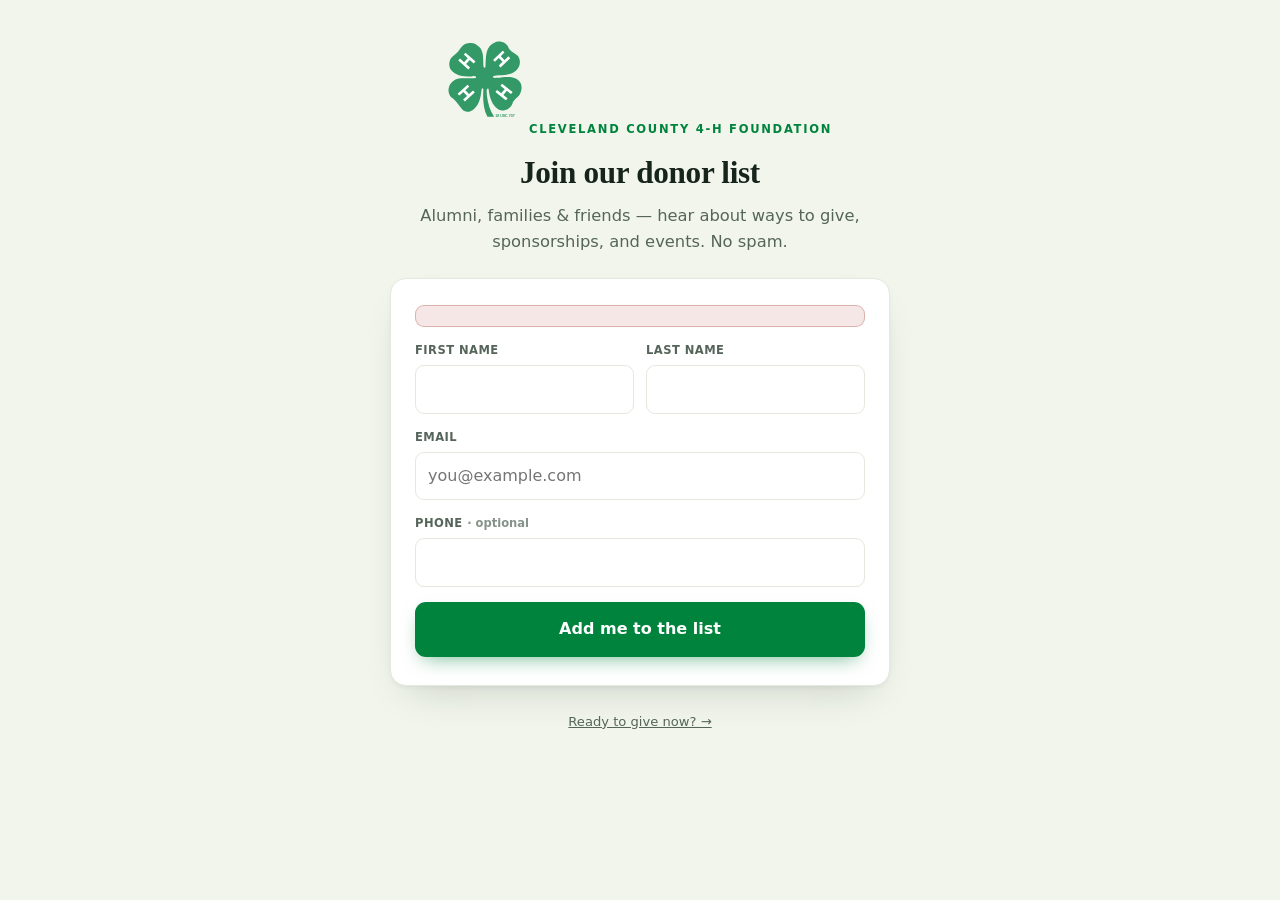
<file: join.html>
<!DOCTYPE html>
<html lang="en">
<head>
<meta charset="utf-8">
<meta name="viewport" content="width=device-width, initial-scale=1">
<title>Join Our Donor List — Cleveland County 4-H Foundation</title>
<meta name="description" content="Join the Cleveland County 4-H Foundation donor list for ways to give, sponsorship opportunities, and events.">
<link rel="icon" type="image/png" href="/assets/favicon.png">
<meta name="theme-color" content="#00843D">
<meta property="og:title" content="Join Our Donor List — Cleveland County 4-H Foundation">
<meta property="og:description" content="Stay connected to Cleveland County 4-H. No spam, just the good stuff.">
<meta property="og:image" content="https://ccok4h.org/assets/og-image.png">
<link rel="stylesheet" href="/assets/pages.css">
</head>
<body>
<div class="page">
  <div class="top">
    <a class="home" href="/"><img src="/assets/emblom.svg" alt="Cleveland County 4-H"></a>
    <span class="eyebrow">Cleveland County 4-H Foundation</span>
    <h1 class="serif">Join our donor list</h1>
    <p>Alumni, families &amp; friends — hear about ways to give, sponsorships, and events. No spam.</p>
  </div>

  <div class="card">
    <div class="ok" id="enrollOk" style="display:none">
      <div class="big">🍀</div>
      <h2>You're on the list!</h2>
      <p>Thank you for supporting Cleveland County 4-H.</p>
    </div>

    <form id="enroll" novalidate>
      <div class="msg err" id="enrollErr"></div>

      <div class="frow">
        <div class="fld"><span class="lb">First name</span><input name="first" autocomplete="given-name" required></div>
        <div class="fld"><span class="lb">Last name</span><input name="last" autocomplete="family-name" required></div>
      </div>
      <div class="fld"><span class="lb">Email</span><input name="email" type="email" autocomplete="email" placeholder="you@example.com" required></div>
      <div class="fld"><span class="lb">Phone <span class="opt">· optional</span></span><input name="phone" type="tel" autocomplete="tel"></div>

      <input class="hpot" name="website" tabindex="-1" autocomplete="off" aria-hidden="true">

      <button class="btn primary" type="submit" id="enrollBtn">Add me to the list</button>
    </form>
  </div>

  <p class="foot"><a href="/donate">Ready to give now? &rarr;</a></p>
</div>
<script src="/assets/form.js"></script>
</body>
</html>
</file>
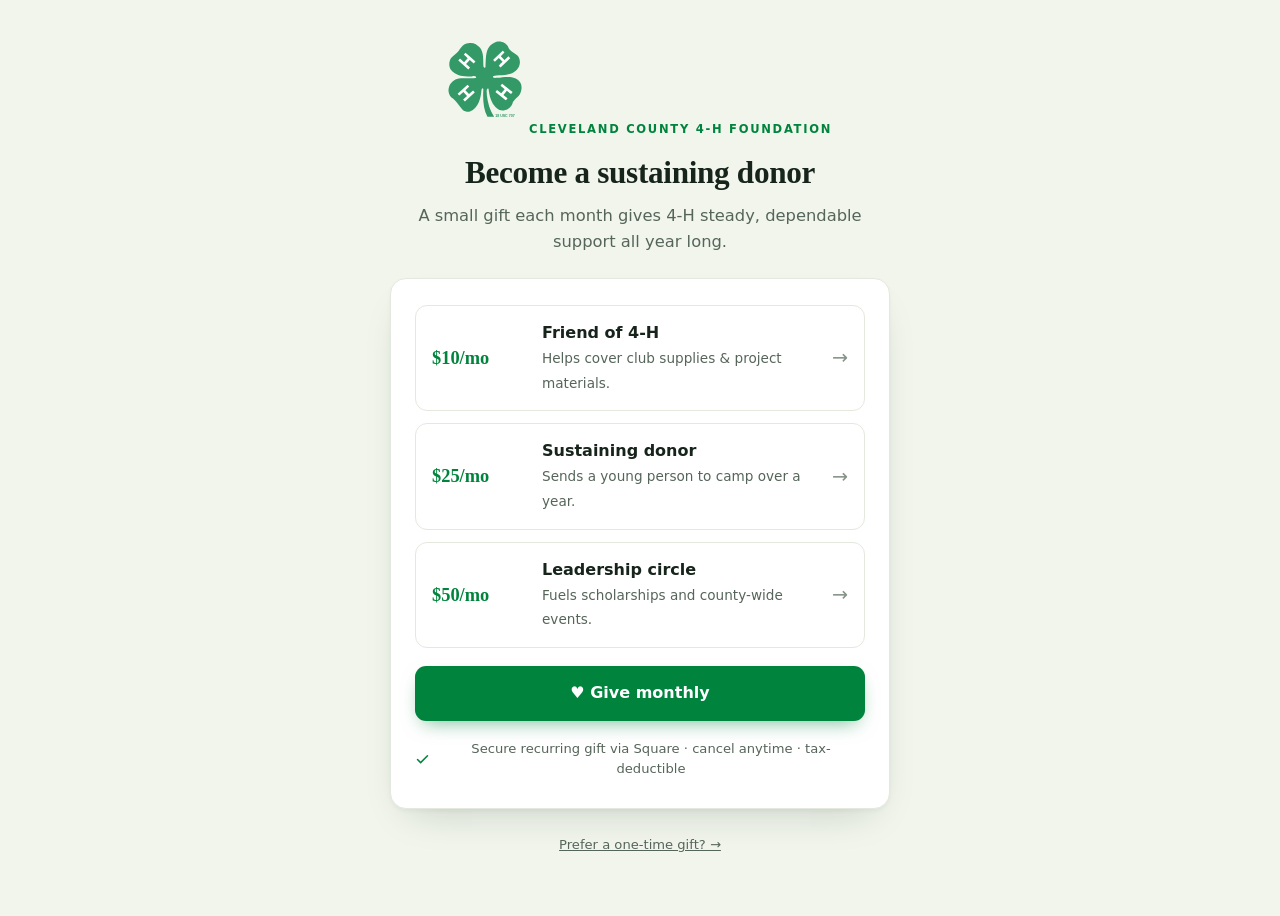
<file: monthly.html>
<!DOCTYPE html>
<html lang="en">
<head>
<meta charset="utf-8">
<meta name="viewport" content="width=device-width, initial-scale=1">
<title>Become a Sustaining Donor — Cleveland County 4-H Foundation</title>
<meta name="description" content="Support Cleveland County 4-H every month. A small recurring gift gives steady support all year — cancel anytime.">
<link rel="icon" type="image/png" href="/assets/favicon.png">
<meta name="theme-color" content="#00843D">
<meta property="og:title" content="Become a Sustaining Donor — Cleveland County 4-H Foundation">
<meta property="og:description" content="Give monthly to Cleveland County 4-H. Steady support all year, cancel anytime.">
<meta property="og:image" content="https://ccok4h.org/assets/og-image.png">
<link rel="stylesheet" href="/assets/pages.css">
</head>
<body>
<div class="page">
  <div class="top">
    <a class="home" href="/"><img src="/assets/emblom.svg" alt="Cleveland County 4-H"></a>
    <span class="eyebrow">Cleveland County 4-H Foundation</span>
    <h1 class="serif">Become a sustaining donor</h1>
    <p>A small gift each month gives 4-H steady, dependable support all year long.</p>
  </div>

  <div class="card">
    <div class="tiers">
      <a class="tier" href="https://square.link/u/ti27NcL6" target="_blank" rel="noopener">
        <span class="amt">$10/mo</span>
        <span class="d"><b>Friend of 4-H</b><span>Helps cover club supplies &amp; project materials.</span></span>
        <span class="arrow">&rarr;</span>
      </a>
      <a class="tier" href="https://square.link/u/ti27NcL6" target="_blank" rel="noopener">
        <span class="amt">$25/mo</span>
        <span class="d"><b>Sustaining donor</b><span>Sends a young person to camp over a year.</span></span>
        <span class="arrow">&rarr;</span>
      </a>
      <a class="tier" href="https://square.link/u/ti27NcL6" target="_blank" rel="noopener">
        <span class="amt">$50/mo</span>
        <span class="d"><b>Leadership circle</b><span>Fuels scholarships and county-wide events.</span></span>
        <span class="arrow">&rarr;</span>
      </a>
    </div>

    <a class="btn primary" style="margin-top:18px" href="https://square.link/u/ti27NcL6" target="_blank" rel="noopener">&#9829; Give monthly</a>

    <div class="trust">
      <svg width="15" height="15" viewBox="0 0 24 24" fill="none" stroke="currentColor" stroke-width="2.4"><path d="M20 6L9 17l-5-5" stroke-linecap="round" stroke-linejoin="round"/></svg>
      Secure recurring gift via Square · cancel anytime · tax-deductible
    </div>
  </div>

  <p class="foot"><a href="/donate">Prefer a one-time gift? &rarr;</a></p>
</div>
</body>
</html>
</file>
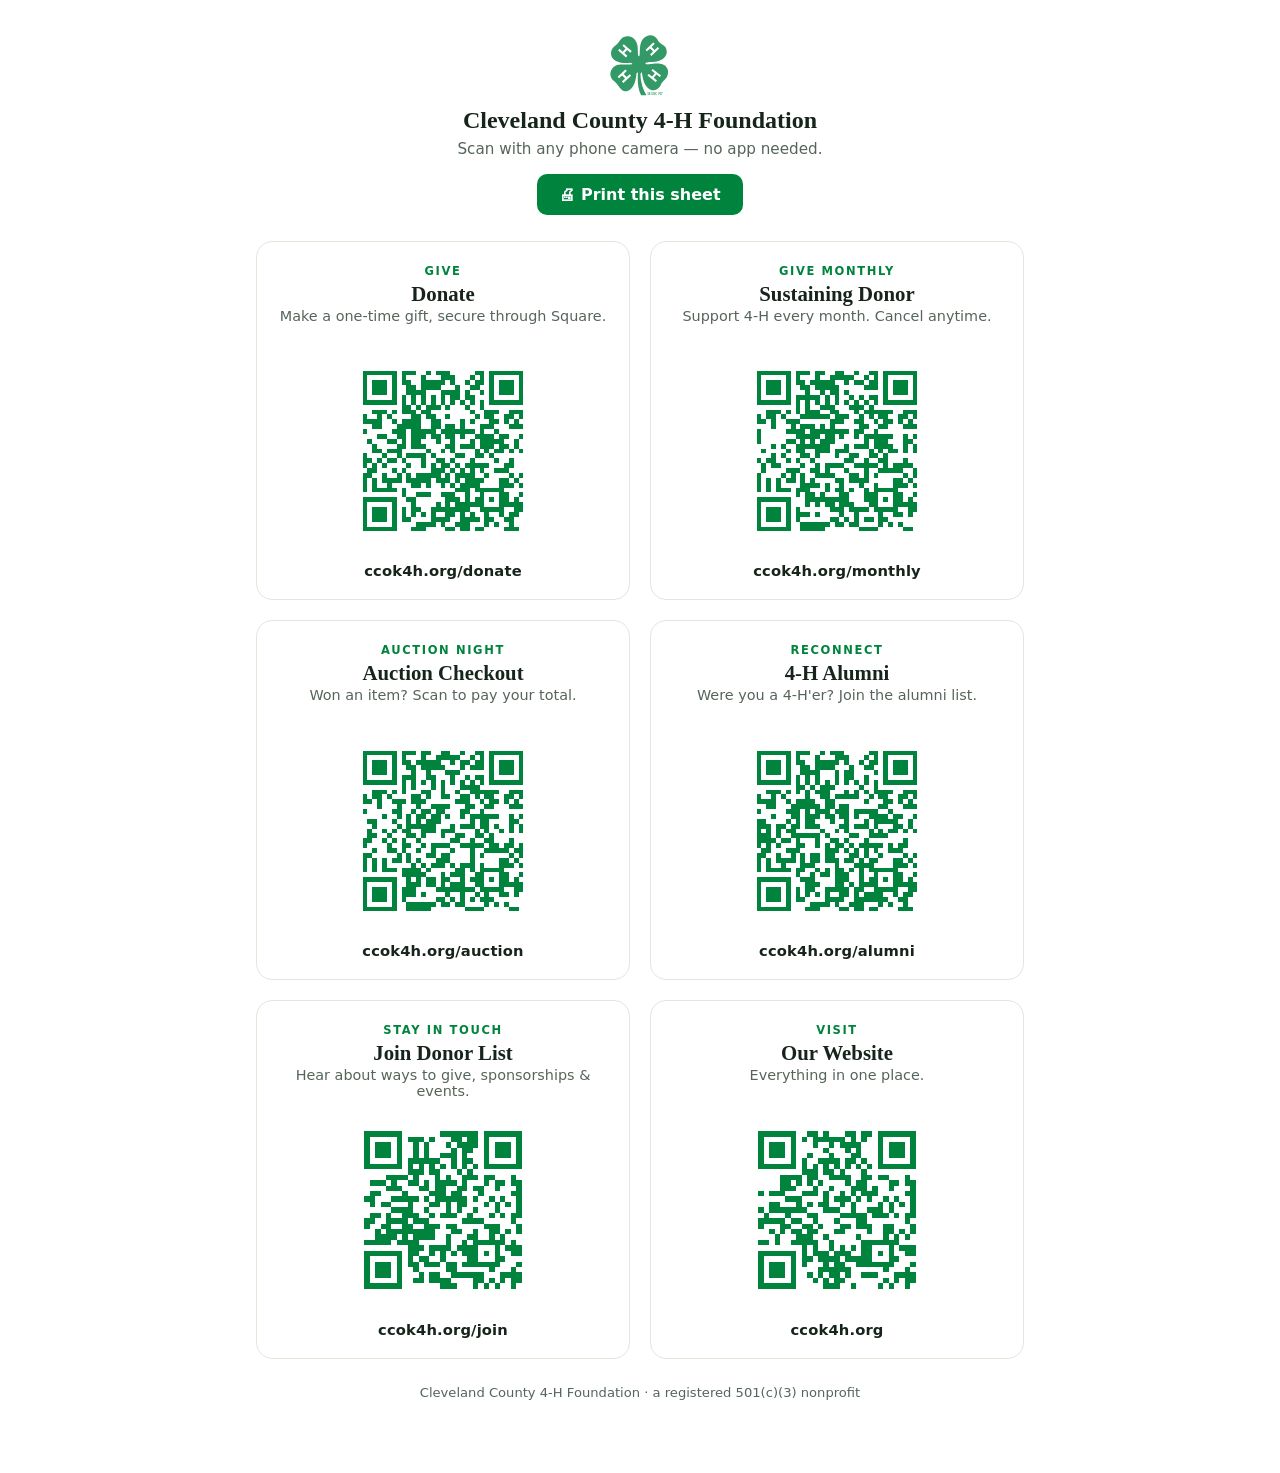
<file: qr-sheet.html>
<!DOCTYPE html>
<html lang="en">
<head>
<meta charset="utf-8">
<meta name="viewport" content="width=device-width, initial-scale=1">
<meta name="robots" content="noindex">
<title>QR Codes — Cleveland County 4-H Foundation</title>
<link rel="icon" type="image/png" href="/assets/favicon.png">
<style>
  :root { --green:#00843D; --ink:#16241B; --muted:#56655A; --line:#E2E7DC; }
  * { box-sizing:border-box; }
  body { margin:0; background:#fff; color:var(--ink); font-family:system-ui,-apple-system,"Segoe UI",Roboto,sans-serif; }
  .wrap { max-width:820px; margin:0 auto; padding:34px 26px 60px; }
  .head { text-align:center; margin-bottom:8px; }
  .head img { width:60px; height:auto; display:block; margin:0 auto 10px; }
  .head h1 { font-family:Georgia,serif; font-size:1.5rem; margin:0; }
  .head p { color:var(--muted); margin:6px 0 0; font-size:.95rem; }
  .printbtn { display:block; margin:16px auto 26px; background:var(--green); color:#fff; border:none; font:inherit; font-weight:650; padding:11px 22px; border-radius:10px; cursor:pointer; }
  .grid { display:grid; grid-template-columns:1fr 1fr; gap:20px; }
  .card { border:1.5px solid var(--line); border-radius:16px; padding:22px 18px 20px; text-align:center; break-inside:avoid; }
  .card .label { font-size:.72rem; font-weight:700; letter-spacing:.14em; text-transform:uppercase; color:var(--green); }
  .card h2 { font-family:Georgia,serif; font-size:1.3rem; margin:4px 0 2px; }
  .card .desc { color:var(--muted); font-size:.9rem; margin:0 0 14px; min-height:2.4em; }
  .card img.qr { width:190px; height:190px; image-rendering:pixelated; }
  .card .url { margin-top:12px; font-size:.92rem; font-weight:600; color:var(--ink); letter-spacing:.01em; }
  .note { text-align:center; color:var(--muted); font-size:.82rem; margin-top:26px; }
  @media print {
    .printbtn { display:none; }
    .wrap { padding:12px; }
    .card { border-color:#ccc; }
    a[href]:after { content:""; }
  }
</style>
</head>
<body>
<div class="wrap">
  <div class="head">
    <img src="/assets/emblom.svg" alt="Cleveland County 4-H">
    <h1>Cleveland County 4-H Foundation</h1>
    <p>Scan with any phone camera — no app needed.</p>
  </div>
  <button class="printbtn" onclick="window.print()">🖨 Print this sheet</button>

  <div class="grid">
    <div class="card">
      <div class="label">Give</div>
      <h2>Donate</h2>
      <p class="desc">Make a one-time gift, secure through Square.</p>
      <img class="qr" src="/assets/qr/donate.png" alt="QR code to donate">
      <div class="url">ccok4h.org/donate</div>
    </div>
    <div class="card">
      <div class="label">Give monthly</div>
      <h2>Sustaining Donor</h2>
      <p class="desc">Support 4-H every month. Cancel anytime.</p>
      <img class="qr" src="/assets/qr/monthly.png" alt="QR code to give monthly">
      <div class="url">ccok4h.org/monthly</div>
    </div>
    <div class="card">
      <div class="label">Auction night</div>
      <h2>Auction Checkout</h2>
      <p class="desc">Won an item? Scan to pay your total.</p>
      <img class="qr" src="/assets/qr/auction.png" alt="QR code for auction checkout">
      <div class="url">ccok4h.org/auction</div>
    </div>
    <div class="card">
      <div class="label">Reconnect</div>
      <h2>4-H Alumni</h2>
      <p class="desc">Were you a 4-H'er? Join the alumni list.</p>
      <img class="qr" src="/assets/qr/alumni.png" alt="QR code for alumni sign-up">
      <div class="url">ccok4h.org/alumni</div>
    </div>
    <div class="card">
      <div class="label">Stay in touch</div>
      <h2>Join Donor List</h2>
      <p class="desc">Hear about ways to give, sponsorships &amp; events.</p>
      <img class="qr" src="/assets/qr/join.png" alt="QR code to join the donor list">
      <div class="url">ccok4h.org/join</div>
    </div>
    <div class="card">
      <div class="label">Visit</div>
      <h2>Our Website</h2>
      <p class="desc">Everything in one place.</p>
      <img class="qr" src="/assets/qr/home.png" alt="QR code for the website">
      <div class="url">ccok4h.org</div>
    </div>
  </div>

  <p class="note">Cleveland County 4-H Foundation · a registered 501(c)(3) nonprofit</p>
</div>
</body>
</html>
</file>
<file: assets/pages.css>
:root {
  --green:#00843D; --green-deep:#04672F; --green-ink:#0B3D22; --green-soft:#E8F2EA;
  --gold:#B0862A; --ink:#16241B; --muted:#56655A; --faint:#859388; --line:#E4E9DE;
  --ground:#F1F5EC; --surface:#FFFFFF;
  --shadow:0 2px 4px rgba(16,36,27,.04), 0 18px 40px -20px rgba(16,36,27,.22);
}
@media (prefers-color-scheme: dark) {
  :root {
    --green:#57BB7E; --green-deep:#74CB95; --green-ink:#BFE6CC; --green-soft:#182617;
    --gold:#D3B058; --ink:#E9EFE3; --muted:#A0AC9B; --faint:#75816F; --line:#29321F;
    --ground:#0D110B; --surface:#171E13;
    --shadow:0 2px 4px rgba(0,0,0,.3), 0 22px 48px -22px rgba(0,0,0,.7);
  }
}
* { box-sizing: border-box; }
body {
  margin:0; background:var(--ground); color:var(--ink);
  font-family:system-ui,-apple-system,"Segoe UI",Roboto,sans-serif; line-height:1.55;
  -webkit-font-smoothing:antialiased; min-height:100vh; display:flex; flex-direction:column;
}
.serif { font-family:Georgia,"Iowan Old Style","Times New Roman",ui-serif,serif; }
.page { flex:1; width:100%; max-width:540px; margin:0 auto; padding:40px 20px 48px; }
.top { text-align:center; margin-bottom:24px; }
.top a.home { display:inline-block; }
.top img { width:76px; height:auto; margin:0 auto 14px; display:block; }
.eyebrow { font-size:.72rem; font-weight:700; letter-spacing:.15em; text-transform:uppercase; color:var(--green); }
.top h1 { font-family:Georgia,serif; font-weight:600; font-size:1.95rem; margin:8px 0 6px; letter-spacing:-.01em; text-wrap:balance; }
.top p { color:var(--muted); margin:0; font-size:1.02rem; }

.card { background:var(--surface); border:1px solid var(--line); border-radius:16px; box-shadow:var(--shadow); padding:26px 24px 28px; }

.btn { display:flex; align-items:center; justify-content:center; gap:8px; width:100%; font:inherit; font-weight:650; font-size:1rem; padding:14px; border-radius:11px; border:1.5px solid transparent; cursor:pointer; text-decoration:none; transition:all .16s; }
.btn.primary { background:var(--green); color:#fff; box-shadow:0 8px 20px -8px color-mix(in srgb, var(--green) 60%, transparent); }
.btn.primary:hover { background:var(--green-deep); transform:translateY(-1px); }
.btn.primary:disabled { opacity:.6; cursor:default; transform:none; }
.btn:focus-visible { outline:3px solid color-mix(in srgb, var(--green) 40%, transparent); outline-offset:2px; }

form { display:flex; flex-direction:column; gap:15px; }
.frow { display:flex; gap:12px; } .frow > .fld { flex:1; min-width:0; }
.fld { display:flex; flex-direction:column; gap:5px; }
.fld .lb { font-size:.72rem; font-weight:700; letter-spacing:.04em; text-transform:uppercase; color:var(--muted); }
.fld .lb .opt { text-transform:none; letter-spacing:0; font-weight:600; color:var(--faint); }
.fld input, .fld select { font:inherit; color:var(--ink); background:var(--surface); border:1.5px solid var(--line); border-radius:9px; padding:11px 12px; width:100%; }
.fld input:focus, .fld select:focus { outline:none; border-color:var(--green); box-shadow:0 0 0 3px color-mix(in srgb, var(--green) 20%, transparent); }
.ints { display:grid; grid-template-columns:1fr 1fr; gap:8px; }
.int { display:flex; align-items:center; gap:9px; border:1.5px solid var(--line); border-radius:9px; padding:9px 11px; font-size:.88rem; cursor:pointer; }
.int:has(input:checked) { border-color:var(--green); background:var(--green-soft); }
.int input, .mrow input { accent-color:var(--green); width:17px; height:17px; flex:none; margin:0; }
.mrow { display:flex; align-items:center; gap:10px; font-size:.93rem; cursor:pointer; }
.hpot { position:absolute; left:-9999px; width:1px; height:1px; overflow:hidden; }
.msg { font-size:.88rem; padding:10px 12px; border-radius:9px; display:none; }
.msg.err { display:block; background:color-mix(in srgb, #A5342A 12%, var(--surface)); color:#A5342A; border:1px solid color-mix(in srgb, #A5342A 30%, transparent); }

.ok { text-align:center; padding:16px 6px; }
.ok .big { font-size:2.8rem; }
.ok h2 { font-family:Georgia,serif; margin:10px 0 6px; font-size:1.5rem; }
.ok p { color:var(--muted); margin:0 0 4px; }

/* Donate tiers */
.tiers { display:flex; flex-direction:column; gap:12px; }
.tier { display:flex; align-items:center; gap:14px; border:1px solid var(--line); border-radius:12px; padding:15px 16px; text-decoration:none; color:inherit; background:var(--surface); transition:all .15s; }
.tier:hover { border-color:var(--green); transform:translateY(-2px); box-shadow:var(--shadow); }
.tier .amt { font-family:Georgia,serif; font-weight:600; color:var(--green); font-size:1.15rem; flex:none; width:96px; }
.tier .d { flex:1; }
.tier .d b { display:block; font-weight:650; }
.tier .d span { font-size:.85rem; color:var(--muted); }
.tier .arrow { color:var(--faint); font-size:1.2rem; }

.trust { text-align:center; font-size:.82rem; color:var(--muted); margin-top:18px; display:flex; align-items:center; justify-content:center; gap:7px; }
.trust svg { color:var(--green); flex:none; }
.foot { text-align:center; margin-top:26px; font-size:.82rem; }
.foot a { color:var(--muted); }
@media (prefers-reduced-motion: reduce) { * { transition:none !important; } }
</file>
